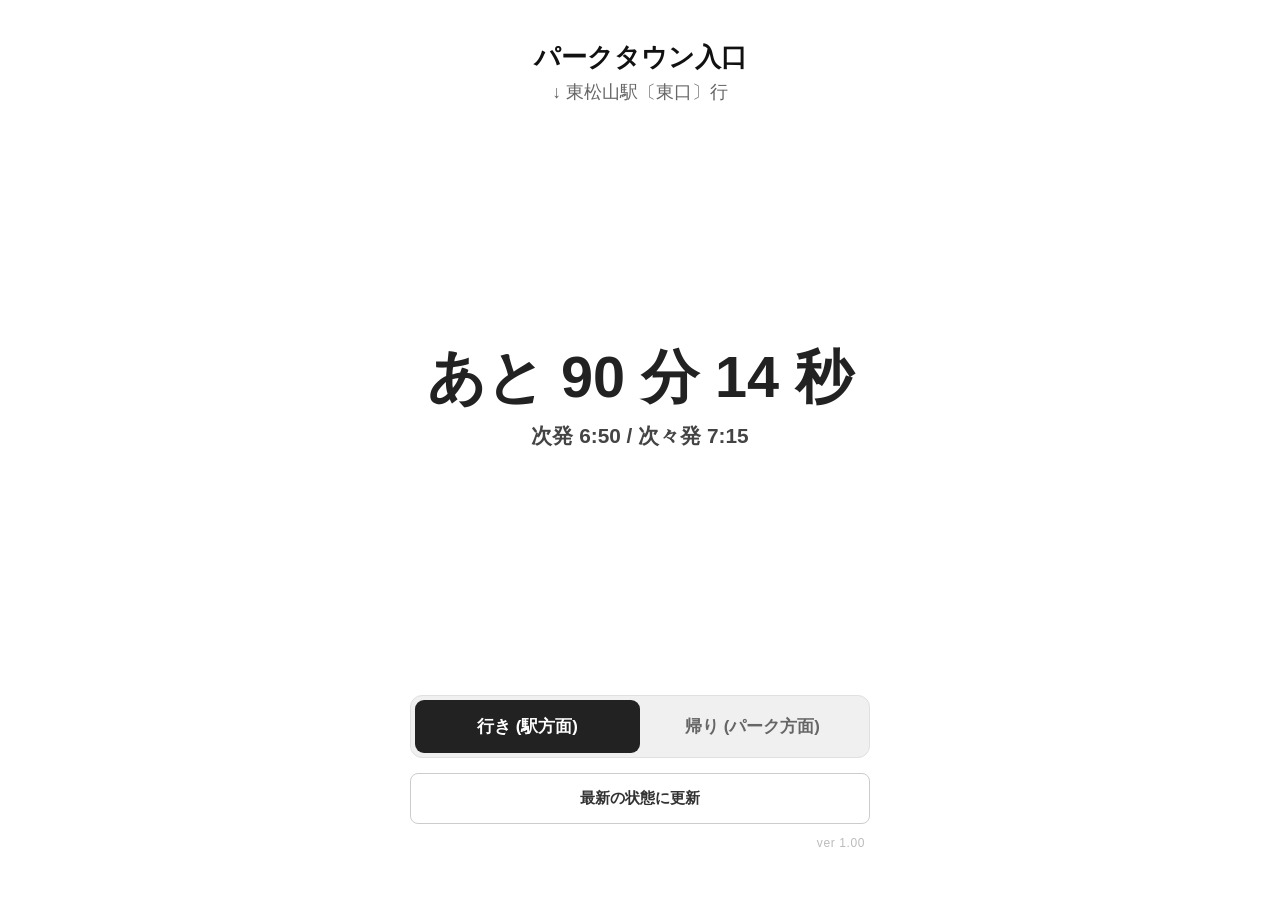
<file: index.html>
<!DOCTYPE html>
<html lang="ja">
<head>
    <meta charset="UTF-8">
    <meta name="viewport" content="width=device-width, initial-scale=1.0, viewport-fit=cover">
    <title>バスあと何分？</title>
    <link rel="stylesheet" href="style.css">
    <link rel="manifest" href="manifest.json">
    <meta name="apple-mobile-web-app-capable" content="yes">
    <meta name="apple-mobile-web-app-status-bar-style" content="default">
    <link rel="apple-touch-icon" href="icon-512.png">
</head>
<body>
    <div class="container">
        
        <div class="bus-info">
            <h2 id="departure-station">--</h2>
            <div id="destination-station" class="arrow">↓ -- 行</div>
        </div>

        <div class="countdown-area">
            <div id="minutes" class="minutes">計算中...</div>
            <div id="schedule-details" class="schedule-details">次発: --:--</div>
        </div>

        <div class="bottom-nav">
            <div class="tabs">
                <button id="tab-outbound" class="tab-btn">行き (駅方面)</button>
                <button id="tab-inbound" class="tab-btn">帰り (パーク方面)</button>
            </div>
            <button id="refresh-btn" class="refresh-btn">最新の状態に更新</button>
            
            <div style="font-size: 0.75rem; color: #bbbbbb; margin-top: 12px; text-align: right; padding-right: 5px; letter-spacing: 0.05em;">
                ver 1.00
            </div>
        </div>

    </div>
    <script src="app.js"></script>
</body>
</html>
</file>
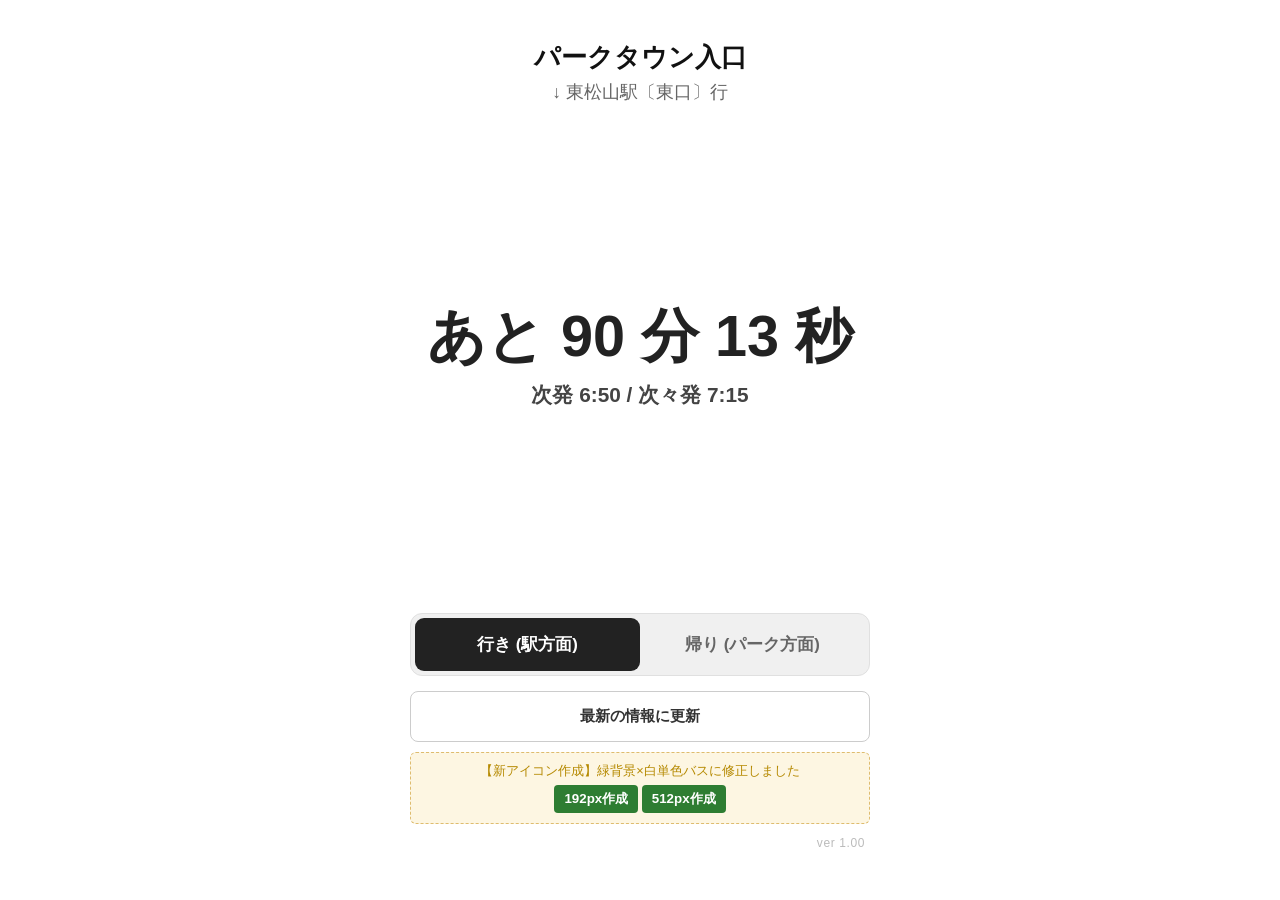
<file: icon.html>
<!DOCTYPE html>
<html lang="ja">
<head>
    <meta charset="UTF-8">
    <meta name="viewport" content="width=device-width, initial-scale=1.0, viewport-fit=cover">
    <title>バスあと何分？</title>
    <link rel="stylesheet" href="style.css">
    <link rel="manifest" href="manifest.json">
    <meta name="apple-mobile-web-app-capable" content="yes">
    <meta name="apple-mobile-web-app-status-bar-style" content="default">
    <link rel="apple-touch-icon" href="icon-512.png">
</head>
<body>
    <div class="container">
        <div class="bus-info">
            <h2 id="departure-station">--</h2>
            <div id="destination-station" class="arrow">↓ -- 行</div>
        </div>
        <div class="countdown-area">
            <div id="minutes" class="minutes">計算中...</div>
            <div id="schedule-details" class="schedule-details">次発: --:--</div>
        </div>
        <div class="bottom-nav">
            <div class="tabs">
                <button id="tab-outbound" class="tab-btn">行き (駅方面)</button>
                <button id="tab-inbound" class="tab-btn">帰り (パーク方面)</button>
            </div>
            <button id="refresh-btn" class="refresh-btn">最新の情報に更新</button>

            <div style="background: #fdf6e2; border: 1px dashed #debc6f; padding: 10px; border-radius: 6px; font-size: 0.8rem; color: #b58900; margin-top: 10px;">
                <p>【新アイコン作成】緑背景×白単色バスに修正しました</p>
                <button style="background: #2e7d32; color: white; border: none; padding: 5px 10px; border-radius: 4px; font-weight: bold; cursor: pointer; margin-top: 5px;" onclick="makeIcon(192, 'icon-192.png')">192px作成</button>
                <button style="background: #2e7d32; color: white; border: none; padding: 5px 10px; border-radius: 4px; font-weight: bold; cursor: pointer; margin-top: 5px;" onclick="makeIcon(512, 'icon-512.png')">512px作成</button>
            </div>

            <div style="font-size: 0.75rem; color: #bbbbbb; margin-top: 12px; text-align: right; padding-right: 5px; letter-spacing: 0.05em;">
                ver 1.00
            </div>
        </div>
    </div>
    <script src="app.js"></script>
    <script>
        // 🎨 Font Awesome風のスタイリッシュな白単色バスを描くロジック
        function makeIcon(size, filename) {
            const canvas = document.createElement('canvas');
            canvas.width = size;
            canvas.height = size;
            const ctx = canvas.getContext('2d');
            
            // 1. 背景を綺麗なグリーンに
            ctx.fillStyle = '#2e7d32'; 
            ctx.fillRect(0, 0, size, size);
            
            // 2. 「東松山」の文字を大きく、バランスを上に調整
            ctx.fillStyle = '#ffffff';
            ctx.font = `bold ${size * 0.17}px -apple-system, BlinkMacSystemFont, "Segoe UI", sans-serif`;
            ctx.textAlign = 'center';
            ctx.textBaseline = 'middle';
            ctx.fillText('東松山', size / 2, size * 0.26);
            
            // 3. Font Awesome（fa-bus-simple）風の前向きバスシルエットを白単色で描写
            ctx.fillStyle = '#ffffff';
            
            // 車体本体（角丸）
            ctx.beginPath();
            if (ctx.roundRect) {
                ctx.roundRect(size * 0.28, size * 0.43, size * 0.44, size * 0.36, size * 0.05);
            } else {
                ctx.rect(size * 0.28, size * 0.43, size * 0.44, size * 0.36);
            }
            ctx.fill();
            
            // 窓のくり抜き（背景色で塗る）
            ctx.fillStyle = '#2e7d32';
            ctx.fillRect(size * 0.33, size * 0.47, size * 0.34, size * 0.13);
            
            // ライトのくり抜き（背景色で丸い穴をあける）
            ctx.beginPath();
            ctx.arc(size * 0.38, size * 0.69, size * 0.025, 0, Math.PI * 2);
            ctx.arc(size * 0.62, size * 0.69, size * 0.025, 0, Math.PI * 2);
            ctx.fill();
            
            // タイヤ（下部ののぞき窓風に白ベタを追加）
            ctx.fillStyle = '#ffffff';
            ctx.fillRect(size * 0.34, size * 0.79, size * 0.06, size * 0.04);
            ctx.fillRect(size * 0.60, size * 0.79, size * 0.06, size * 0.04);
            
            const link = document.createElement('a');
            link.download = filename;
            link.href = canvas.toDataURL('image/png');
            link.click();
        }
    </script>
</body>
</html>
</file>
<file: style.css>
* {
    box-sizing: border-box;
    margin: 0;
    padding: 0;
}

:root {
    --text-normal: #222222;  /* 通常時：おちついた黒 */
    --text-soon: #2e7d32;    /* 10分以内：安心の緑 */
    --text-urgent: #d32f2f;  /* 3分以内：急げの赤 */
    --text-ended: #757575;   /* 運行終了：グレー */
}

body {
    font-family: -apple-system, BlinkMacSystemFont, "Segoe UI", Roboto, sans-serif;
    height: 100vh;
    background-color: #ffffff; /* 背景は白固定 */
    color: #222222;
    display: flex;
    justify-content: center;
    align-items: center;
    padding: env(safe-area-inset-top) env(safe-area-inset-right) env(safe-area-inset-bottom) env(safe-area-inset-left);
}

.container {
    width: 100%;
    max-width: 500px;
    height: 100%;
    display: flex;
    flex-direction: column;
    justify-content: space-between;
    padding: 40px 20px;
    text-align: center;
}

/* 📍 上部：バス停情報 */
.bus-info h2 {
    font-size: 1.6rem;
    font-weight: bold;
    color: #111111;
}
.arrow {
    font-size: 1.1rem;
    color: #666666;
    margin-top: 5px;
}

/* 🌟 中央：大きな文字の「あと◯分◯秒」 */
.countdown-area {
    flex-grow: 1;
    display: flex;
    flex-direction: column;
    justify-content: center;
    align-items: center;
    width: 100%;
}

.minutes {
    font-size: min(9vw, 3.6rem); 
    font-weight: 900;
    line-height: 1;
    margin-bottom: 15px;
    transition: color 0.3s ease;
    color: var(--text-normal);
    white-space: nowrap; /* 改行を絶対に禁止 */
}

/* 予定時刻表示 */
.schedule-details {
    font-size: 1.3rem;
    font-weight: bold;
    color: #444444;
}

/* 🔄 下部：タブ切り替え */
.bottom-nav {
    margin-bottom: 10px;
}

.tabs {
    display: flex;
    background: #f0f0f0;
    border-radius: 12px;
    padding: 4px;
    margin-bottom: 15px;
    border: 1px solid #e0e0e0;
}

.tab-btn {
    flex: 1;
    border: none;
    background: none;
    color: #666666;
    padding: 15px 10px;
    font-size: 1.05rem;
    font-weight: bold;
    border-radius: 9px;
    cursor: pointer;
    transition: all 0.2s ease;
}

.tab-btn.active {
    background: #222222;
    color: #ffffff;
}

/* 更新ボタン */
.refresh-btn {
    width: 100%;
    background-color: #ffffff;
    color: #333333;
    border: 1px solid #cccccc;
    padding: 14px;
    border-radius: 8px;
    font-size: 0.95rem;
    font-weight: bold;
    cursor: pointer;
}
.refresh-btn:active {
    background-color: #f5f5f5;
}
</file>
